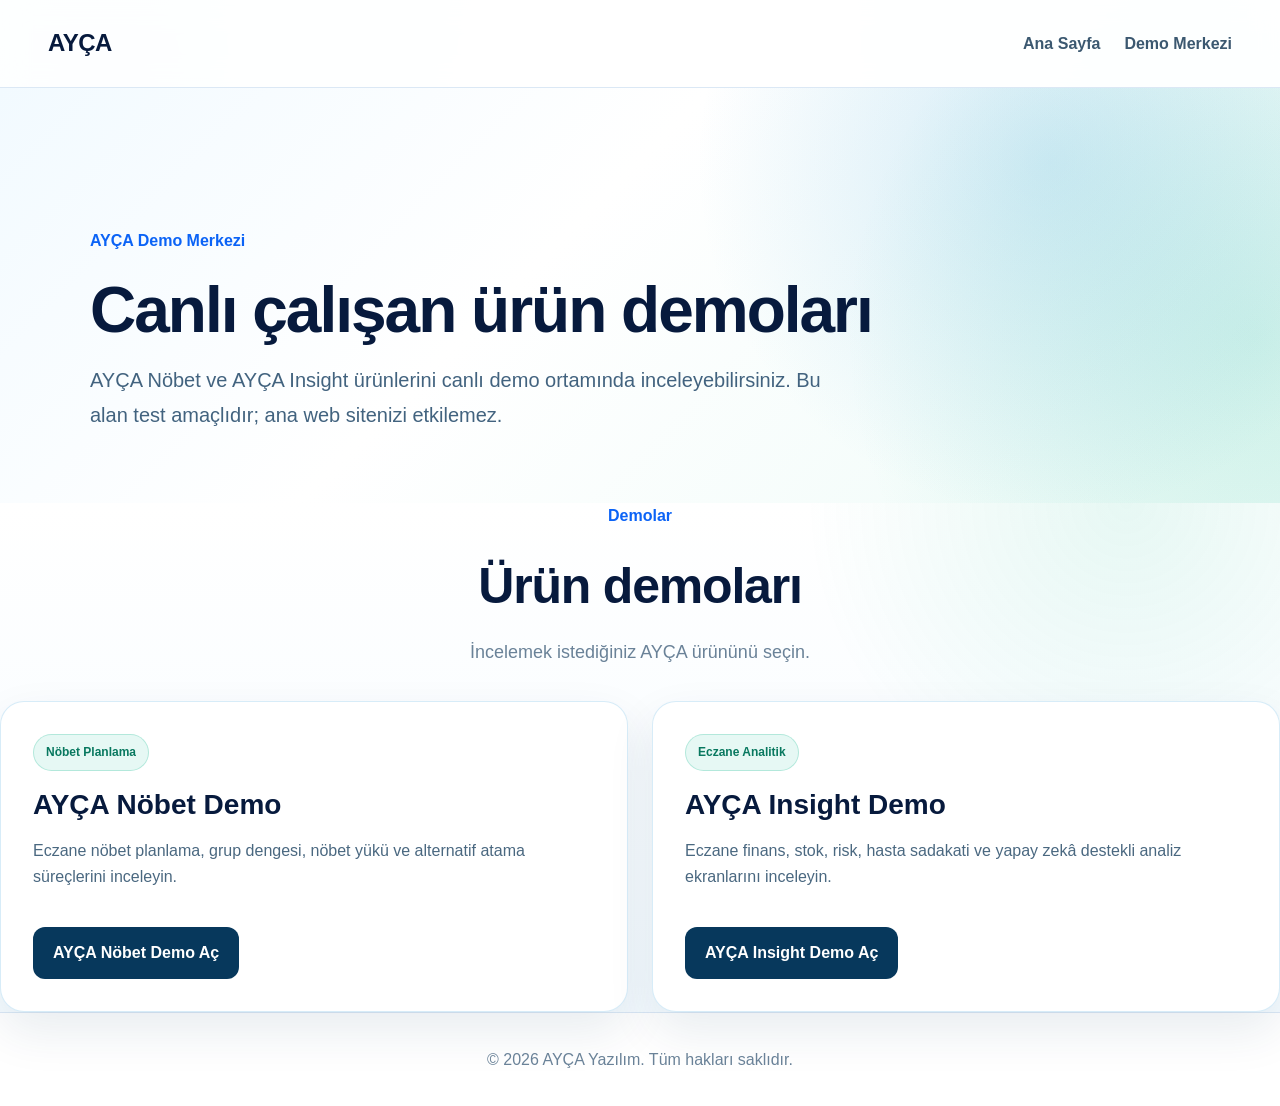
<file: demo.html>
<!DOCTYPE html>
<html lang="tr">
<head>
  <meta charset="UTF-8" />
  <meta name="viewport" content="width=device-width, initial-scale=1.0" />
  <title>AYÇA Demo Merkezi</title>
  <link rel="stylesheet" href="style.css" />
</head>
<body>

<header class="site-header">
  <div class="logo">AYÇA</div>
  <nav>
    <a href="index.html">Ana Sayfa</a>
    <a href="demo.html">Demo Merkezi</a>
  </nav>
</header>

<section class="hero-section demo-hero">
  <div class="hero-left">
    <span class="eyebrow">AYÇA Demo Merkezi</span>
    <h1>Canlı çalışan ürün demoları</h1>
    <p>
      AYÇA Nöbet ve AYÇA Insight ürünlerini canlı demo ortamında inceleyebilirsiniz.
      Bu alan test amaçlıdır; ana web sitenizi etkilemez.
    </p>
  </div>
</section>

<section class="products-section">
  <div class="section-title">
    <span class="eyebrow">Demolar</span>
    <h2>Ürün demoları</h2>
    <p>İncelemek istediğiniz AYÇA ürününü seçin.</p>
  </div>

  <div class="products-grid">

    <div class="product-card">
      <span class="product-tag">Nöbet Planlama</span>
      <h3>AYÇA Nöbet Demo</h3>
      <p>
        Eczane nöbet planlama, grup dengesi, nöbet yükü ve alternatif atama süreçlerini inceleyin.
      </p>
      <a 
        href="https://eczane-nobet-dashboard-6kfr2ubyh7zjijb5nfbxkf.streamlit.app/" 
        target="_blank" 
        class="primary-btn"
      >
        AYÇA Nöbet Demo Aç
      </a>
    </div>

    <div class="product-card">
      <span class="product-tag">Eczane Analitik</span>
      <h3>AYÇA Insight Demo</h3>
      <p>
        Eczane finans, stok, risk, hasta sadakati ve yapay zekâ destekli analiz ekranlarını inceleyin.
      </p>
      <a 
        href="https://insight-yducubgke3krxns3467h4t.streamlit.app/" 
        target="_blank" 
        class="primary-btn"
      >
        AYÇA Insight Demo Aç
      </a>
    </div>

  </div>
</section>

<footer class="site-footer">
  <p>© 2026 AYÇA Yazılım. Tüm hakları saklıdır.</p>
</footer>

</body>
</html>
</file>
<file: style.css>
:root {
  --dark: #07385c;
  --navy: #071a3d;
  --blue: #0b63f6;
  --sky: #49a9df;
  --green: #11b98f;
  --purple: #7c4dff;
  --text: #24445f;
  --muted: #6a8298;
  --light: #f5f9ff;
  --border: #dbe8f5;
  --white: #ffffff;
  --shadow: 0 18px 45px rgba(7, 56, 92, 0.08);
}

* {
  margin: 0;
  padding: 0;
  box-sizing: border-box;
}

html { scroll-behavior: smooth; }

body {
  font-family: Arial, Helvetica, sans-serif;
  color: var(--text);
  background: var(--white);
  line-height: 1.6;
}

img {
  max-width: 100%;
  display: block;
}

.container {
  width: min(1200px, 92%);
  margin: auto;
}

.navbar {
  position: sticky;
  top: 0;
  z-index: 99;
  background: rgba(255,255,255,0.94);
  backdrop-filter: blur(14px);
  border-bottom: 1px solid var(--border);
}

.nav-inner {
  height: 88px;
  display: flex;
  align-items: center;
  justify-content: space-between;
}

.logo img {
  height: 64px;
  width: auto;
}

.nav-links {
  display: flex;
  gap: 34px;
}

.nav-links a {
  color: #3b5870;
  text-decoration: none;
  font-weight: 700;
  transition: 0.25s ease;
}

.nav-links a:hover { color: var(--blue); }

.btn {
  display: inline-flex;
  align-items: center;
  justify-content: center;
  padding: 14px 26px;
  border-radius: 12px;
  text-decoration: none;
  border: none;
  cursor: pointer;
  font-size: 16px;
  font-weight: 800;
  transition: 0.25s ease;
}

.btn:hover { transform: translateY(-2px); }

.btn-primary {
  background: var(--dark);
  color: var(--white);
  box-shadow: 0 14px 28px rgba(7,56,92,0.18);
}

.btn-outline {
  border: 1px solid var(--border);
  color: var(--dark);
  background: var(--white);
}

.hero {
  padding: 82px 0 80px;
  background:
    radial-gradient(circle at top left, #eef9ff, transparent 35%),
    linear-gradient(180deg, #ffffff, #f8fcff);
}

.hero-grid {
  display: grid;
  grid-template-columns: 1fr 0.95fr;
  gap: 64px;
  align-items: center;
}

.badge {
  display: inline-flex;
  align-items: center;
  color: var(--sky);
  background: #e9f6ff;
  border: 1px solid #bee5fb;
  padding: 8px 18px;
  border-radius: 999px;
  font-weight: 800;
  margin-bottom: 22px;
}

.hero h1 {
  font-size: clamp(44px, 6vw, 78px);
  line-height: 1.08;
  color: var(--dark);
  letter-spacing: -2px;
  margin-bottom: 24px;
}

.hero h1 span {
  color: var(--sky);
  display: block;
}

.hero p {
  max-width: 650px;
  font-size: 22px;
  color: #42637f;
  margin-bottom: 24px;
}

.trust-badge {
  display: inline-flex;
  padding: 12px 18px;
  border: 1px solid rgba(17,185,143,0.28);
  background: rgba(17,185,143,0.09);
  color: #0c8f70;
  border-radius: 999px;
  margin-bottom: 28px;
}

.hero-actions {
  display: flex;
  gap: 16px;
  flex-wrap: wrap;
  margin-bottom: 42px;
}

.stats {
  display: flex;
  gap: 42px;
  flex-wrap: wrap;
}

.stats strong {
  display: block;
  color: var(--dark);
  font-size: 30px;
}

.stats span { color: #45647c; }

.dashboard-card {
  background: #0d466b;
  color: white;
  border-radius: 24px;
  padding: 26px;
  box-shadow: 0 24px 60px rgba(7, 56, 92, 0.28);
}

.window-bar {
  display: flex;
  align-items: center;
  gap: 10px;
  margin: -6px -6px 22px;
  padding-bottom: 18px;
  border-bottom: 1px solid rgba(255,255,255,0.12);
}

.window-bar span {
  width: 12px;
  height: 12px;
  border-radius: 50%;
}

.window-bar span:nth-child(1) { background: #e4626f; }
.window-bar span:nth-child(2) { background: #e9bd2f; }
.window-bar span:nth-child(3) { background: #45c26b; }

.window-bar p {
  margin-left: 12px;
  color: #9ec9e8;
  font-weight: 800;
}

.dashboard-stats {
  display: grid;
  grid-template-columns: repeat(3, 1fr);
  gap: 14px;
  margin-bottom: 22px;
}

.dashboard-stats div {
  background: rgba(255,255,255,0.07);
  border-radius: 14px;
  text-align: center;
  padding: 20px 10px;
}

.dashboard-stats strong {
  display: block;
  font-size: 28px;
}

.dashboard-stats span {
  color: #a9d3ee;
  font-size: 14px;
}

.dashboard-card h3 {
  color: #48aee5;
  margin-bottom: 12px;
}

.calendar {
  display: grid;
  grid-template-columns: 70px repeat(7, 1fr);
  gap: 8px;
  font-size: 13px;
  align-items: center;
}

.calendar b {
  color: #8fbde0;
  text-align: center;
}

.calendar span { color: #c7e4f6; }

.calendar i {
  height: 28px;
  border-radius: 5px;
  background: rgba(255,255,255,0.06);
  position: relative;
}

.calendar i::after {
  content: "";
  width: 5px;
  height: 5px;
  background: #8fc8eb;
  border-radius: 50%;
  position: absolute;
  inset: 0;
  margin: auto;
  opacity: 0;
}

.calendar i.blue,
.calendar i.green,
.calendar i.orange,
.calendar i.purple,
.calendar i.pink {
  border: 1px solid currentColor;
}

.calendar i.blue { color: #3aa7df; }
.calendar i.green { color: #21d07a; }
.calendar i.orange { color: #ffa936; }
.calendar i.purple { color: #9b7bff; }
.calendar i.pink { color: #ff6685; }

.calendar i.blue::after,
.calendar i.green::after,
.calendar i.orange::after,
.calendar i.purple::after,
.calendar i.pink::after {
  opacity: 1;
  background: currentColor;
}

.approved {
  margin-top: 22px;
  display: inline-flex;
  background: rgba(25, 198, 117, 0.13);
  border: 1px solid rgba(25, 198, 117, 0.35);
  color: #28d77c;
  padding: 10px 18px;
  border-radius: 999px;
  font-weight: 800;
}

.section { padding: 86px 0; }

.light { background: var(--light); }

.section-title {
  text-align: center;
  max-width: 760px;
  margin: 0 auto 46px;
}

.section-title span {
  color: var(--blue);
  font-weight: 900;
}

.section-title h2 {
  color: var(--navy);
  font-size: clamp(34px, 4vw, 50px);
  margin: 10px 0 12px;
}

.section-title p {
  color: var(--muted);
  font-size: 18px;
}

.products-section {
  background: #fff;
}

.product-showcase {
  display: grid;
  gap: 28px;
}

.product-panel {
  min-height: 330px;
  display: grid;
  grid-template-columns: 0.88fr 1.12fr;
  gap: 26px;
  align-items: center;
  background: white;
  border: 1px solid var(--border);
  border-radius: 24px;
  padding: 28px;
  box-shadow: var(--shadow);
  overflow: hidden;
}

.product-copy h3 {
  color: var(--navy);
  font-size: 26px;
  margin-top: 12px;
}

.product-copy small {
  display: block;
  color: var(--muted);
  font-weight: 700;
  margin-bottom: 18px;
}

.product-copy ul {
  list-style: none;
  display: grid;
  gap: 11px;
  margin-bottom: 22px;
}

.product-copy li {
  color: #34536d;
  font-weight: 700;
}

.product-copy li::before {
  content: "✓";
  color: var(--green);
  font-weight: 900;
  margin-right: 10px;
}

.product-icon,
.why-icon {
  width: 44px;
  height: 44px;
  border-radius: 12px;
  display: grid;
  place-items: center;
  color: #fff;
  font-weight: 900;
}

.blue-icon { background: var(--blue); }
.green-icon { background: var(--green); }
.purple-icon { background: var(--purple); }

.mini-btn {
  display: inline-flex;
  background: var(--blue);
  color: #fff;
  text-decoration: none;
  padding: 12px 18px;
  border-radius: 10px;
  font-weight: 900;
}

.green-btn { background: var(--green); }

.product-image {
  border-radius: 18px;
  overflow: hidden;
  border: 1px solid #e8eef7;
  background: #f8fbff;
  box-shadow: inset 0 0 0 1px rgba(255,255,255,.4);
}

.product-image img {
  width: 100%;
  height: 270px;
  object-fit: cover;
  object-position: left top;
}

.feature-grid {
  display: grid;
  grid-template-columns: repeat(3, 1fr);
  gap: 24px;
}

.feature-card {
  background: white;
  border: 1px solid var(--border);
  border-radius: 22px;
  padding: 32px;
  box-shadow: var(--shadow);
}

.feature-card h3 {
  color: var(--dark);
  font-size: 23px;
  margin-bottom: 10px;
}

.feature-card p { color: #4a6880; }

.icon {
  width: 68px;
  height: 68px;
  border-radius: 20px;
  background: #eaf5fc;
  color: var(--blue);
  display: grid;
  place-items: center;
  font-size: 30px;
  margin-bottom: 20px;
}

.why-section {
  background:
    radial-gradient(circle at bottom right, #edf8ff, transparent 35%),
    #fff;
}

.why-contact-grid {
  display: grid;
  grid-template-columns: 1.05fr 0.95fr;
  gap: 28px;
}

.why-card,
.contact-card-box {
  background: white;
  border: 1px solid var(--border);
  border-radius: 24px;
  padding: 34px;
  box-shadow: var(--shadow);
}

.why-card h2,
.contact-card-box h2 {
  color: var(--navy);
  font-size: 28px;
  margin-bottom: 24px;
}

.why-list {
  display: grid;
  gap: 24px;
}

.why-list > div,
.contact-items > div {
  display: flex;
  gap: 16px;
  align-items: flex-start;
}

.why-list h3,
.contact-items strong {
  color: var(--navy);
}

.why-list p,
.contact-items p {
  color: #516e86;
}

.contact-items {
  display: grid;
  gap: 18px;
  margin-bottom: 28px;
}

.contact-items span {
  width: 46px;
  height: 46px;
  border-radius: 14px;
  display: grid;
  place-items: center;
  background: #eef6ff;
}

footer {
  padding: 34px 0;
  background: white;
  border-top: 1px solid var(--border);
}

.footer-inner {
  display: flex;
  align-items: center;
  justify-content: space-between;
  gap: 24px;
}

.footer-inner img { height: 52px; }

.footer-inner p {
  color: var(--muted);
}

.reveal {
  opacity: 1 !important;
  visibility: visible !important;
  transform: none !important;
  transition: 0.7s ease;
}

.reveal.show {
  opacity: 1 !important;
  visibility: visible !important;
  transform: none !important;
}

@media (max-width: 980px) {
  .hero-grid,
  .product-panel,
  .why-contact-grid {
    grid-template-columns: 1fr;
  }

  .feature-grid {
    grid-template-columns: repeat(2, 1fr);
  }

  .nav-links {
    display: none;
  }

  .product-image img {
    height: auto;
  }
}

@media (max-width: 620px) {
  .nav-inner { height: 78px; }

  .logo img { height: 50px; }

  .nav-inner > .btn { display: none; }

  .hero { padding-top: 54px; }

  .hero p { font-size: 18px; }

  .stats,
  .dashboard-stats {
    grid-template-columns: 1fr;
  }

  .feature-grid {
    grid-template-columns: 1fr;
  }

  .calendar {
    font-size: 11px;
    grid-template-columns: 54px repeat(7, 1fr);
    gap: 5px;
  }

  .product-panel,
  .why-card,
  .contact-card-box {
    padding: 22px;
  }

  .footer-inner {
    flex-direction: column;
    text-align: center;
  }
}


/* === AYÇA V3 GÖRÜNÜRLÜK DÜZELTMESİ === */
main,
section,
.hero,
.hero-grid,
.hero-content,
.dashboard-card,
.products-section,
.product-showcase,
.product-panel,
.feature-grid,
.why-section,
.why-contact-grid,
footer {
  opacity: 1 !important;
  visibility: visible !important;
}

/* Reveal animasyonu JS'e bağlı kalmasın */
.reveal {
  opacity: 1 !important;
  visibility: visible !important;
  transform: none !important;
}

.reveal.show {
  opacity: 1 !important;
  visibility: visible !important;
  transform: none !important;
}


/* === AYÇA V3.5 PREMIUM DOKUNUŞLAR === */
body {
  background:
    radial-gradient(circle at 8% 12%, rgba(73, 169, 223, 0.10), transparent 28%),
    radial-gradient(circle at 92% 18%, rgba(17, 185, 143, 0.08), transparent 24%),
    #ffffff;
}

.navbar {
  box-shadow: 0 10px 30px rgba(7, 56, 92, 0.04);
}

.nav-inner {
  position: relative;
}

.nav-links {
  padding: 10px 18px;
  border: 1px solid rgba(219, 232, 245, 0.72);
  border-radius: 999px;
  background: rgba(255, 255, 255, 0.72);
  box-shadow: 0 14px 32px rgba(7, 56, 92, 0.04);
}

.hero {
  position: relative;
  overflow: hidden;
  background:
    linear-gradient(135deg, rgba(235, 248, 255, 0.95), rgba(255, 255, 255, 0.85) 45%, rgba(241, 255, 250, 0.80)),
    radial-gradient(circle at 85% 18%, rgba(73, 169, 223, 0.16), transparent 28%);
}

.hero::before {
  content: "";
  position: absolute;
  width: 520px;
  height: 520px;
  right: -210px;
  top: 70px;
  border-radius: 50%;
  background: radial-gradient(circle, rgba(17, 185, 143, 0.14), transparent 62%);
  pointer-events: none;
}

.hero::after {
  content: "";
  position: absolute;
  width: 420px;
  height: 420px;
  left: -190px;
  bottom: -170px;
  border-radius: 50%;
  background: radial-gradient(circle, rgba(73, 169, 223, 0.16), transparent 62%);
  pointer-events: none;
}

.hero-grid,
.section .container {
  position: relative;
  z-index: 1;
}

.badge,
.trust-badge {
  box-shadow: 0 12px 28px rgba(7, 56, 92, 0.06);
}

.hero h1 {
  text-wrap: balance;
}

.dashboard-card {
  border: 1px solid rgba(255, 255, 255, 0.12);
  background:
    linear-gradient(145deg, rgba(13, 70, 107, 0.98), rgba(7, 56, 92, 0.96)),
    radial-gradient(circle at top right, rgba(73, 169, 223, 0.28), transparent 34%);
}

.dashboard-stats div,
.calendar i {
  backdrop-filter: blur(8px);
}

.products-section {
  background:
    linear-gradient(180deg, #ffffff, #f7fbff);
}

.product-panel {
  position: relative;
  isolation: isolate;
  background:
    linear-gradient(135deg, rgba(255,255,255,0.98), rgba(248,252,255,0.96));
  border: 1px solid rgba(190, 219, 240, 0.9);
  transition: transform .25s ease, box-shadow .25s ease, border-color .25s ease;
}

.product-panel::before {
  content: "";
  position: absolute;
  inset: 0;
  background:
    radial-gradient(circle at 12% 12%, rgba(11, 99, 246, 0.08), transparent 26%),
    radial-gradient(circle at 90% 12%, rgba(17, 185, 143, 0.08), transparent 24%);
  border-radius: inherit;
  z-index: -1;
}

.product-panel:hover {
  transform: translateY(-4px);
  box-shadow: 0 26px 58px rgba(7, 56, 92, 0.12);
  border-color: rgba(73, 169, 223, 0.55);
}

.product-image {
  background:
    linear-gradient(135deg, #f8fbff, #eef6ff);
  min-height: 230px;
  display: grid;
  place-items: center;
}

.product-image img {
  border-radius: 14px;
}

.feature-card,
.why-card,
.contact-card-box {
  transition: transform .25s ease, box-shadow .25s ease;
}

.feature-card:hover,
.why-card:hover,
.contact-card-box:hover {
  transform: translateY(-3px);
  box-shadow: 0 24px 52px rgba(7, 56, 92, 0.11);
}

.feature-card {
  background:
    linear-gradient(145deg, #ffffff, #f8fcff);
}

.icon {
  box-shadow: inset 0 0 0 1px rgba(73, 169, 223, 0.12);
}

.why-section {
  background:
    linear-gradient(180deg, #f7fbff, #ffffff),
    radial-gradient(circle at bottom right, rgba(73, 169, 223, 0.12), transparent 35%);
}

.contact-items span {
  box-shadow: inset 0 0 0 1px rgba(73, 169, 223, 0.14);
}

.footer-inner {
  border-top: 1px solid rgba(219, 232, 245, 0.75);
  padding-top: 10px;
}

@media (max-width: 980px) {
  .nav-links {
    border: none;
    box-shadow: none;
    background: transparent;
    padding: 0;
  }
}


/* === AYÇA V4 HERO SENKRON + PREMIUM === */

.hero {
  padding: 76px 0 72px;
}

.hero-grid {
  grid-template-columns: minmax(0, 0.95fr) minmax(520px, 1.05fr);
  gap: 54px;
  align-items: center;
}

.hero-content {
  max-width: 720px;
}

.hero h1 {
  font-size: clamp(48px, 5.7vw, 82px);
  line-height: 1.05;
}

.hero p {
  font-size: 21px;
  max-width: 680px;
}

.hero-visual-stack {
  display: grid;
  grid-template-columns: minmax(0, 1fr) 178px;
  gap: 18px;
  align-items: stretch;
}

.hero-visual-stack .dashboard-card {
  min-height: 520px;
  height: 100%;
  padding: 28px;
  border-radius: 24px;
  display: flex;
  flex-direction: column;
  justify-content: center;
}

.hero-visual-stack .window-bar {
  margin-bottom: 22px;
}

.hero-visual-stack .window-bar p {
  font-size: 22px;
  letter-spacing: -0.3px;
}

.hero-visual-stack .dashboard-stats {
  gap: 14px;
  margin-bottom: 26px;
}

.hero-visual-stack .dashboard-stats div {
  padding: 24px 10px;
}

.hero-visual-stack .dashboard-stats strong {
  font-size: 30px;
}

.hero-visual-stack .dashboard-card h3 {
  font-size: 20px;
  margin-bottom: 14px;
}

.hero-visual-stack .calendar {
  grid-template-columns: 76px repeat(7, minmax(42px, 1fr));
  gap: 8px;
  font-size: 13px;
}

.hero-visual-stack .calendar i {
  height: 30px;
  border-radius: 7px;
}

.hero-visual-stack .approved {
  margin-top: 24px;
  font-size: 17px;
  align-self: flex-start;
}

.insight-beta-card {
  position: relative;
  overflow: hidden;
  min-height: 520px;
  border-radius: 18px;
  padding: 24px 18px;
  color: #ffffff;
  background:
    radial-gradient(circle at 86% 86%, rgba(17,185,143,.50), transparent 26%),
    radial-gradient(circle at 70% 55%, rgba(73,169,223,.24), transparent 32%),
    linear-gradient(160deg, #06133a 0%, #071f4c 52%, #07385c 100%);
  box-shadow: 0 22px 52px rgba(7, 56, 92, 0.22);
  display: flex;
  flex-direction: column;
  justify-content: center;
  text-align: center;
}

.insight-beta-card::before {
  content: "";
  position: absolute;
  inset: 0;
  background:
    linear-gradient(135deg, transparent 0 40%, rgba(73,169,223,.10) 41%, transparent 42%),
    repeating-linear-gradient(110deg, transparent 0 18px, rgba(255,255,255,.035) 19px 20px);
  opacity: .7;
}

.insight-beta-card > * {
  position: relative;
  z-index: 1;
}

.insight-beta-card strong {
  display: block;
  font-size: 15px;
  letter-spacing: .2px;
}

.insight-beta-card span {
  display: block;
  font-size: 11px;
  opacity: .78;
  margin-top: 2px;
}

.insight-beta-card p {
  margin: 28px 0 4px;
  color: #ffffff;
  font-size: 14px;
  font-weight: 800;
}

.insight-beta-card b {
  display: block;
  font-size: 74px;
  line-height: .95;
  letter-spacing: -3px;
}

.insight-beta-card em {
  font-style: normal;
  font-size: 17px;
  font-weight: 900;
  letter-spacing: .8px;
}

.insight-beta-card small {
  display: block;
  margin-top: 34px;
  font-size: 15px;
  font-weight: 900;
}

/* Hero buton hizası */
.hero-actions .btn-primary {
  background: var(--dark);
  color: #fff;
}

.hero-actions .btn-outline {
  border-color: rgba(7,56,92,.18);
  box-shadow: 0 12px 28px rgba(7,56,92,.06);
}

/* Ürün görselleri daha dolu görünsün */
.product-image {
  min-height: 260px;
}

.product-image img {
  width: 100%;
  height: 290px;
  object-fit: cover;
  object-position: left top;
}

/* Daha premium bölüm ayrımı */
.section-title h2 {
  letter-spacing: -1px;
}

.product-showcase {
  gap: 30px;
}

.product-panel {
  padding: 32px;
}

@media (max-width: 1180px) {
  .hero-grid {
    grid-template-columns: 1fr;
  }

  .hero-visual-stack {
    grid-template-columns: 1fr;
  }

  .insight-beta-card {
    min-height: auto;
    padding: 24px;
  }

  .insight-beta-card b {
    font-size: 58px;
  }
}

@media (max-width: 680px) {
  .hero-visual-stack .dashboard-card {
    min-height: auto;
    padding: 22px;
  }

  .hero-visual-stack .window-bar p {
    font-size: 15px;
  }

  .hero-visual-stack .calendar {
    grid-template-columns: 54px repeat(7, minmax(28px, 1fr));
    gap: 5px;
    font-size: 11px;
  }

  .hero-visual-stack .calendar i {
    height: 25px;
  }

  .insight-beta-card {
    border-radius: 16px;
  }
}


/* === AYÇA V4.1 HERO YATAY SENKRON === */
.hero-grid {
  grid-template-columns: minmax(0, 0.92fr) minmax(660px, 1.08fr);
  gap: 42px;
}

.hero-visual-stack {
  grid-template-columns: minmax(520px, 1fr) 128px;
  align-items: start;
}

.hero-visual-stack .dashboard-card {
  min-height: 500px;
  width: 100%;
}

.hero-visual-stack .calendar {
  grid-template-columns: 78px repeat(7, minmax(48px, 1fr));
  gap: 8px;
}

.insight-beta-card {
  min-height: auto;
  height: 212px;
  padding: 16px 12px;
  border-radius: 16px;
  align-self: start;
  justify-content: center;
  margin-top: 0;
}

.insight-beta-card strong {
  font-size: 13px;
}

.insight-beta-card span {
  font-size: 10px;
}

.insight-beta-card p {
  margin: 12px 0 2px;
  font-size: 12px;
  line-height: 1.25;
}

.insight-beta-card b {
  font-size: 42px;
  letter-spacing: -1.5px;
}

.insight-beta-card em {
  font-size: 13px;
}

.insight-beta-card small {
  margin-top: 12px;
  font-size: 11px;
  line-height: 1.25;
}

@media (max-width: 1180px) {
  .hero-grid {
    grid-template-columns: 1fr;
  }
  .hero-visual-stack {
    grid-template-columns: 1fr;
  }
  .insight-beta-card {
    width: 100%;
    height: auto;
    min-height: 150px;
  }
}


/* === ÜRÜN DETAY SAYFALARI === */
.product-page-hero {
  padding: 80px 0 70px;
  background:
    radial-gradient(circle at 12% 18%, rgba(73,169,223,.13), transparent 30%),
    radial-gradient(circle at 88% 20%, rgba(17,185,143,.10), transparent 28%),
    linear-gradient(180deg, #ffffff, #f7fbff);
}

.product-page-grid {
  display: grid;
  grid-template-columns: 0.85fr 1.15fr;
  gap: 48px;
  align-items: center;
}

.product-page-hero h1 {
  color: var(--dark);
  font-size: clamp(42px, 5vw, 72px);
  line-height: 1.05;
  letter-spacing: -2px;
  margin-bottom: 22px;
}

.product-page-hero h1 span {
  color: var(--sky);
  display: block;
}

.product-page-hero p {
  color: #42637f;
  font-size: 21px;
  margin-bottom: 28px;
}

.product-page-image {
  border: 1px solid var(--border);
  border-radius: 28px;
  overflow: hidden;
  background: #fff;
  box-shadow: 0 28px 70px rgba(7,56,92,.12);
}

.product-page-image img {
  width: 100%;
  height: 430px;
  object-fit: cover;
  object-position: left top;
}

.product-metrics {
  display: grid;
  grid-template-columns: repeat(3,1fr);
  gap: 16px;
  margin-top: 28px;
}

.product-metrics div {
  background: #fff;
  border: 1px solid var(--border);
  border-radius: 18px;
  padding: 18px;
  box-shadow: var(--shadow);
}

.product-metrics strong {
  color: var(--dark);
  font-size: 26px;
  display: block;
}

.product-detail-grid {
  display: grid;
  grid-template-columns: repeat(3,1fr);
  gap: 24px;
}

.detail-card {
  background: #fff;
  border: 1px solid var(--border);
  border-radius: 22px;
  padding: 30px;
  box-shadow: var(--shadow);
}

.detail-card h3 {
  color: var(--dark);
  font-size: 23px;
  margin-bottom: 10px;
}

.detail-card p {
  color: #4a6880;
}

.back-link {
  display: inline-flex;
  margin-bottom: 22px;
  color: var(--dark);
  text-decoration: none;
  font-weight: 800;
}

@media (max-width:980px){
  .product-page-grid,
  .product-detail-grid {
    grid-template-columns: 1fr;
  }
  .product-page-image img {
    height: auto;
  }
  .product-metrics {
    grid-template-columns: 1fr;
  }
}


/* === AYÇA ÜRÜN SAYFALARI V4.2 PREMIUM === */
.product-premium-hero {
  position: relative;
  overflow: hidden;
  padding: 86px 0 76px;
  background:
    radial-gradient(circle at 10% 14%, rgba(73,169,223,.16), transparent 30%),
    radial-gradient(circle at 88% 18%, rgba(17,185,143,.13), transparent 28%),
    linear-gradient(180deg, #ffffff, #f7fbff);
}

.product-premium-hero::before {
  content: "";
  position: absolute;
  width: 520px;
  height: 520px;
  right: -210px;
  top: 80px;
  border-radius: 50%;
  background: radial-gradient(circle, rgba(17,185,143,.12), transparent 62%);
}

.product-premium-grid {
  position: relative;
  z-index: 1;
  display: grid;
  grid-template-columns: .86fr 1.14fr;
  gap: 54px;
  align-items: center;
}

.product-premium-copy h1 {
  color: var(--dark);
  font-size: clamp(44px, 5.5vw, 78px);
  line-height: 1.05;
  letter-spacing: -2px;
  margin: 18px 0 22px;
}

.product-premium-copy h1 span {
  display: block;
  color: var(--sky);
}

.product-premium-copy p {
  color: #42637f;
  font-size: 21px;
  max-width: 680px;
  margin-bottom: 26px;
}

.product-premium-visual {
  border: 1px solid rgba(190,219,240,.9);
  border-radius: 30px;
  overflow: hidden;
  background: #fff;
  box-shadow: 0 30px 80px rgba(7,56,92,.14);
}

.product-premium-visual img {
  width: 100%;
  height: 470px;
  object-fit: cover;
  object-position: left top;
}

.back-link {
  display: inline-flex;
  margin-bottom: 16px;
  color: var(--dark);
  text-decoration: none;
  font-weight: 900;
}

.insight-launch-pill {
  display: inline-flex;
  flex-direction: column;
  gap: 2px;
  padding: 14px 18px;
  border-radius: 18px;
  color: #fff;
  background:
    radial-gradient(circle at right bottom, rgba(17,185,143,.55), transparent 35%),
    linear-gradient(145deg, #06133a, #07385c);
  box-shadow: 0 20px 45px rgba(7,56,92,.18);
  margin-bottom: 26px;
}

.insight-launch-pill strong {
  font-size: 16px;
}

.insight-launch-pill span {
  font-size: 14px;
  opacity: .86;
}

.premium-card-grid {
  display: grid;
  gap: 24px;
}

.premium-card-grid.three {
  grid-template-columns: repeat(3, 1fr);
}

.premium-card-grid.six {
  grid-template-columns: repeat(3, 1fr);
}

.premium-info-card {
  position: relative;
  overflow: hidden;
  background:
    linear-gradient(145deg, rgba(255,255,255,.98), rgba(248,252,255,.96));
  border: 1px solid rgba(190,219,240,.85);
  border-radius: 24px;
  padding: 32px;
  box-shadow: 0 20px 48px rgba(7,56,92,.08);
  transition: transform .25s ease, box-shadow .25s ease, border-color .25s ease;
}

.premium-info-card::before {
  content: "";
  position: absolute;
  inset: 0;
  background:
    radial-gradient(circle at 12% 0%, rgba(73,169,223,.09), transparent 30%),
    radial-gradient(circle at 100% 10%, rgba(17,185,143,.08), transparent 28%);
  pointer-events: none;
}

.premium-info-card:hover {
  transform: translateY(-4px);
  box-shadow: 0 28px 60px rgba(7,56,92,.12);
  border-color: rgba(73,169,223,.55);
}

.premium-info-card > * {
  position: relative;
  z-index: 1;
}

.premium-info-card h3 {
  color: var(--dark);
  font-size: 24px;
  margin-bottom: 10px;
}

.premium-info-card p {
  color: #4a6880;
}

.product-deep-section {
  background:
    linear-gradient(180deg, #ffffff, #f7fbff);
}

.screen-showcase-section {
  background: #ffffff;
}

.large-screen-card {
  border: 1px solid rgba(190,219,240,.9);
  border-radius: 30px;
  overflow: hidden;
  box-shadow: 0 30px 80px rgba(7,56,92,.13);
  background: #fff;
}

.large-screen-card img {
  width: 100%;
  height: 560px;
  object-fit: cover;
  object-position: left top;
}

.product-summary-card {
  width: min(900px, 92%);
  margin: -52px auto 0;
  position: relative;
  z-index: 2;
  background:
    linear-gradient(145deg, rgba(255,255,255,.96), rgba(248,252,255,.94));
  border: 1px solid rgba(190,219,240,.9);
  border-radius: 26px;
  padding: 34px;
  box-shadow: 0 24px 60px rgba(7,56,92,.12);
  text-align: center;
}

.product-summary-card h2 {
  color: var(--dark);
  font-size: clamp(28px, 3vw, 42px);
  line-height: 1.15;
  margin-bottom: 14px;
}

.product-summary-card p {
  color: #4a6880;
  font-size: 19px;
}

.hospital-highlight {
  display: grid;
  grid-template-columns: 1fr .7fr;
  gap: 28px;
  align-items: center;
  background:
    radial-gradient(circle at right bottom, rgba(17,185,143,.18), transparent 34%),
    linear-gradient(145deg, #ffffff, #f7fbff);
  border: 1px solid rgba(190,219,240,.9);
  border-radius: 30px;
  padding: 42px;
  box-shadow: 0 24px 60px rgba(7,56,92,.09);
}

.hospital-highlight h2 {
  color: var(--dark);
  font-size: clamp(32px, 4vw, 52px);
  margin: 8px 0 12px;
}

.hospital-highlight p {
  color: #4a6880;
  font-size: 20px;
}

.hospital-mini-panel {
  min-height: 220px;
  color: #fff;
  border-radius: 24px;
  padding: 30px;
  display: grid;
  place-items: center;
  text-align: center;
  background:
    radial-gradient(circle at right bottom, rgba(17,185,143,.50), transparent 32%),
    linear-gradient(145deg, #06133a, #07385c);
  box-shadow: 0 24px 58px rgba(7,56,92,.18);
}

.hospital-mini-panel strong {
  display: block;
  font-size: 28px;
}

.hospital-mini-panel span {
  display: block;
  margin-top: 8px;
  opacity: .84;
}

@media (max-width: 980px) {
  .product-premium-grid,
  .premium-card-grid.three,
  .premium-card-grid.six,
  .hospital-highlight {
    grid-template-columns: 1fr;
  }

  .product-premium-visual img,
  .large-screen-card img {
    height: auto;
  }

  .product-summary-card {
    margin-top: 24px;
  }
}


/* === AYÇA V4.5 ANA SAYFA DÜZELTME ===
   Mevcut tasarımı bozmadan: hero boşluğu azaltıldı,
   dashboard büyütüldü, Insight beta etiketi ürün kartına taşındı. */

body {
  background:
    radial-gradient(circle at 8% 8%, rgba(73, 169, 223, 0.18), transparent 28%),
    radial-gradient(circle at 92% 12%, rgba(17, 185, 143, 0.14), transparent 26%),
    linear-gradient(180deg, #f4fbff 0%, #ffffff 42%, #f5fbff 100%);
}

.hero {
  padding: 58px 0 54px;
  background:
    radial-gradient(circle at 82% 18%, rgba(73, 169, 223, 0.30), transparent 32%),
    radial-gradient(circle at 98% 60%, rgba(17, 185, 143, 0.18), transparent 32%),
    linear-gradient(135deg, #f2faff 0%, #ffffff 42%, #eefbf8 100%);
}

.hero::before {
  right: -120px;
  top: 10px;
  width: 620px;
  height: 620px;
  background: radial-gradient(circle, rgba(73, 169, 223, 0.18), transparent 62%);
}

.hero-grid {
  grid-template-columns: minmax(430px, 0.82fr) minmax(650px, 1.18fr);
  gap: 34px;
  align-items: center;
}

.hero-content {
  max-width: 560px;
}

.hero-title-single,
.hero h1.hero-title-single {
  display: block;
  color: var(--navy);
  font-size: clamp(40px, 4.45vw, 66px);
  line-height: 1.08;
  letter-spacing: -2.2px;
  margin-bottom: 24px;
  text-wrap: balance;
}

.hero p {
  max-width: 560px;
  font-size: 18px;
  line-height: 1.78;
  color: #2e5574;
}

.trust-badge-corporate {
  display: inline-flex;
  align-items: center;
  gap: 12px;
  padding: 13px 16px;
  border-radius: 16px;
  background: rgba(255,255,255,0.72);
  border: 1px solid rgba(73, 169, 223, 0.30);
  box-shadow: 0 14px 34px rgba(7, 56, 92, 0.08);
  color: var(--dark);
}

.trust-badge-corporate > span {
  width: 34px;
  height: 34px;
  border-radius: 10px;
  display: grid;
  place-items: center;
  background: #eaf6ff;
  font-size: 17px;
  flex: 0 0 auto;
}

.trust-badge-corporate strong {
  display: block;
  font-size: 13px;
  line-height: 1.15;
  color: var(--navy);
}

.trust-badge-corporate small {
  display: block;
  margin-top: 2px;
  max-width: 340px;
  color: #335a76;
  font-size: 12px;
  line-height: 1.35;
  font-weight: 700;
}

.hero-actions {
  margin-bottom: 30px;
}

.stats {
  gap: 18px;
}

.stats > div {
  min-width: 130px;
  padding: 13px 15px;
  border: 1px solid rgba(73,169,223,.25);
  border-radius: 14px;
  background: rgba(255,255,255,.62);
  box-shadow: 0 12px 28px rgba(7,56,92,.06);
}

.stats strong {
  font-size: 25px;
}

.hero-visual-stack {
  display: block;
  width: 100%;
}

.hero-visual-stack .dashboard-card {
  min-height: 520px;
  width: min(100%, 690px);
  margin-left: auto;
  padding: 32px;
  border-radius: 24px;
  background:
    radial-gradient(circle at 84% 12%, rgba(73, 169, 223, 0.30), transparent 36%),
    linear-gradient(145deg, #091b45 0%, #0b365d 46%, #174f76 100%);
  border: 1px solid rgba(255,255,255,.14);
  box-shadow: 0 30px 75px rgba(7, 56, 92, 0.28);
}

.hero-visual-stack .window-bar {
  margin-bottom: 24px;
}

.hero-visual-stack .window-bar p {
  font-size: 22px;
  color: #d8f0ff;
}

.hero-visual-stack .dashboard-stats {
  gap: 16px;
  margin-bottom: 28px;
}

.hero-visual-stack .dashboard-stats div {
  padding: 24px 12px;
  border: 1px solid rgba(255,255,255,.12);
  background: rgba(255,255,255,.08);
}

.hero-visual-stack .calendar {
  grid-template-columns: 78px repeat(7, minmax(48px, 1fr));
  gap: 9px;
}

.hero-visual-stack .calendar i {
  height: 31px;
  border-radius: 8px;
}

.section {
  padding: 66px 0;
}

.light {
  background:
    radial-gradient(circle at 8% 5%, rgba(73,169,223,.13), transparent 28%),
    linear-gradient(180deg, #f3f9ff 0%, #ffffff 100%);
}

.products-section,
.why-section {
  background:
    radial-gradient(circle at 88% 0%, rgba(17,185,143,.10), transparent 26%),
    linear-gradient(180deg, #ffffff 0%, #f5fbff 100%);
}

.section-title {
  margin-bottom: 34px;
}

.section-title h2 {
  color: var(--navy);
  letter-spacing: -1.2px;
}

.feature-grid {
  gap: 20px;
}

.feature-card,
.product-panel,
.why-card,
.contact-card-box {
  border-color: rgba(73,169,223,.22);
  box-shadow: 0 20px 48px rgba(7,56,92,.09);
}

.product-title-row {
  display: flex;
  align-items: center;
  gap: 12px;
  flex-wrap: wrap;
}

.product-beta-pill {
  display: inline-flex;
  align-items: center;
  padding: 8px 12px;
  border-radius: 999px;
  color: #08785f;
  background: rgba(17,185,143,.10);
  border: 1px solid rgba(17,185,143,.24);
  font-weight: 900;
  font-size: 12px;
  letter-spacing: .2px;
}

@media (max-width: 1180px) {
  .hero-grid {
    grid-template-columns: 1fr;
  }
  .hero-content {
    max-width: 780px;
  }
  .hero p {
    max-width: 760px;
  }
  .hero-visual-stack .dashboard-card {
    width: 100%;
    margin-left: 0;
  }
}

@media (max-width: 680px) {
  .hero {
    padding: 42px 0 46px;
  }
  .hero-title-single,
  .hero h1.hero-title-single {
    font-size: clamp(34px, 9vw, 48px);
    letter-spacing: -1.2px;
  }
  .hero p {
    font-size: 16px;
  }
  .trust-badge-corporate {
    align-items: flex-start;
    border-radius: 14px;
  }
  .hero-visual-stack .dashboard-card {
    min-height: auto;
    padding: 22px;
  }
  .hero-visual-stack .window-bar p {
    font-size: 15px;
  }
  .hero-visual-stack .calendar {
    grid-template-columns: 54px repeat(7, minmax(28px, 1fr));
    gap: 5px;
    font-size: 11px;
  }
  .hero-visual-stack .calendar i {
    height: 25px;
  }
  .section {
    padding: 50px 0;
  }
}
/* =====================================================
   AYÇA NÖBET V5
===================================================== */

.breadcrumb{
    font-size:14px;
    color:#7a8aa0;
    margin-bottom:18px;
    font-weight:500;
}

.product-video-section{
    padding:90px 0;
    background:linear-gradient(180deg,#f7fbff 0%, #ffffff 100%);
}

.video-frame{
    width:100%;
    max-width:1100px;
    margin:40px auto 0;
    border-radius:22px;
    overflow:hidden;
    background:#0f172a;
    box-shadow:0 25px 70px rgba(15,23,42,.18);
}

.video-frame video{
    width:100%;
    display:block;
    border-radius:22px;
}

.final-cta{
    text-align:center;
    max-width:900px;
    margin:auto;
    padding:70px 50px;
}

.final-cta h2{
    font-size:38px;
    margin-bottom:20px;
}

.final-cta p{
    max-width:700px;
    margin:0 auto 35px;
    color:#5d6b82;
    line-height:1.8;
}
.breadcrumb{
    font-size:14px;
    color:#7c8ca2;
    margin-bottom:18px;
    font-weight:600;
}

.nobet-hero{
    background:
        radial-gradient(circle at 85% 15%, rgba(0,180,255,.12), transparent 28%),
        radial-gradient(circle at 10% 20%, rgba(0,120,255,.08), transparent 30%),
        linear-gradient(135deg,#f8fbff 0%,#eef6ff 50%,#ffffff 100%);
}

.nobet-visual-enhanced{
    position:relative;
}

.nobet-visual-enhanced img{
    width:100%;
    border-radius:24px;
    box-shadow:0 30px 70px rgba(8,42,92,.18);
}

.visual-note-card{
    position:absolute;
    top:-30px;
    right:-20px;

    width:360px;

    padding:28px;

    border-radius:22px;

    background:linear-gradient(135deg,#082f66,#0b4f9c);

    color:#fff;

    box-shadow:0 25px 70px rgba(8,47,102,.30);

    z-index:5;
}

.visual-note-card span{
    display:inline-block;
    margin-bottom:8px;
    color:#8be4ff;
    font-size:13px;
    font-weight:700;
    letter-spacing:.5px;
}

.visual-note-card h3{
    color:#fff;
    font-size:26px;
    line-height:1.25;
    margin-bottom:14px;
}

.visual-note-card p{
    color:rgba(255,255,255,.88);
    line-height:1.7;
    font-size:15px;
}

.product-video-section{
    background:#f7fbff;
}

.video-frame{
    margin-top:45px;
    border-radius:24px;
    overflow:hidden;
    box-shadow:0 25px 60px rgba(0,0,0,.16);
}

.video-frame video{
    width:100%;
    display:block;
}

@media(max-width:992px){

.visual-note-card{

    position:relative;

    width:100%;

    top:0;

    right:0;

    margin-bottom:25px;

}

}
.demo-hero {
  padding-top: 140px;
  padding-bottom: 70px;
}

.product-card .primary-btn {
  display: inline-flex;
  margin-top: 18px;
  text-decoration: none;
}

/* =====================================================
   AYÇA V4.6 DEMO MERKEZİ + CANLI DEMO BUTONLARI
   index.html ve demo.html için ek stiller
===================================================== */

.product-actions {
  display: flex;
  flex-wrap: wrap;
  gap: 12px;
  margin-top: 18px;
}

.demo-mini-btn {
  background: #111827;
  color: #ffffff;
}

.demo-mini-btn:hover {
  transform: translateY(-2px);
  opacity: 0.92;
}

.demo-hero {
  padding-top: 140px;
  padding-bottom: 70px;
}

.product-card .primary-btn {
  display: inline-flex;
  margin-top: 18px;
  text-decoration: none;
}

.site-header {
  position: sticky;
  top: 0;
  z-index: 99;
  background: rgba(255,255,255,0.94);
  backdrop-filter: blur(14px);
  border-bottom: 1px solid var(--border);
  height: 88px;
  display: flex;
  align-items: center;
  justify-content: space-between;
  padding: 0 min(4vw, 48px);
}

.site-header .logo {
  color: var(--navy);
  text-decoration: none;
  font-weight: 900;
  font-size: 24px;
  letter-spacing: -0.5px;
}

.site-header nav {
  display: flex;
  gap: 24px;
  align-items: center;
}

.site-header nav a {
  color: #3b5870;
  text-decoration: none;
  font-weight: 800;
}

.site-header nav a:hover {
  color: var(--blue);
}

.hero-section {
  background:
    radial-gradient(circle at 82% 18%, rgba(73, 169, 223, 0.22), transparent 32%),
    radial-gradient(circle at 98% 60%, rgba(17, 185, 143, 0.16), transparent 32%),
    linear-gradient(135deg, #f2faff 0%, #ffffff 42%, #eefbf8 100%);
}

.hero-left {
  width: min(1100px, 92%);
  margin: 0 auto;
}

.hero-left h1 {
  color: var(--navy);
  font-size: clamp(38px, 5vw, 66px);
  line-height: 1.08;
  letter-spacing: -2px;
  margin: 14px 0 18px;
}

.hero-left p {
  max-width: 760px;
  color: #42637f;
  font-size: 20px;
  line-height: 1.75;
}

.eyebrow {
  display: inline-flex;
  color: var(--blue);
  font-weight: 900;
  margin-bottom: 8px;
}

.products-grid {
  display: grid;
  grid-template-columns: repeat(2, minmax(0, 1fr));
  gap: 24px;
}

.product-card {
  background: #ffffff;
  border: 1px solid rgba(73,169,223,.22);
  border-radius: 24px;
  padding: 32px;
  box-shadow: 0 20px 48px rgba(7,56,92,.09);
}

.product-card h3 {
  color: var(--navy);
  font-size: 28px;
  margin: 12px 0 10px;
}

.product-card p {
  color: #4a6880;
  margin-bottom: 20px;
}

.product-tag {
  display: inline-flex;
  align-items: center;
  padding: 8px 12px;
  border-radius: 999px;
  color: #08785f;
  background: rgba(17,185,143,.10);
  border: 1px solid rgba(17,185,143,.24);
  font-weight: 900;
  font-size: 12px;
}

.primary-btn {
  display: inline-flex;
  align-items: center;
  justify-content: center;
  background: var(--dark);
  color: #ffffff;
  text-decoration: none;
  padding: 13px 20px;
  border-radius: 12px;
  font-weight: 900;
  transition: 0.25s ease;
}

.primary-btn:hover {
  transform: translateY(-2px);
  opacity: 0.94;
}

.site-footer {
  padding: 34px 0;
  text-align: center;
  color: var(--muted);
  border-top: 1px solid var(--border);
  background: #ffffff;
}

@media (max-width: 760px) {
  .products-grid {
    grid-template-columns: 1fr;
  }

  .site-header {
    height: auto;
    min-height: 78px;
    flex-direction: column;
    align-items: flex-start;
    gap: 10px;
    padding-top: 16px;
    padding-bottom: 16px;
  }

  .site-header nav {
    flex-wrap: wrap;
    gap: 14px;
  }

  .demo-hero {
    padding-top: 72px;
    padding-bottom: 48px;
  }
}
</file>
